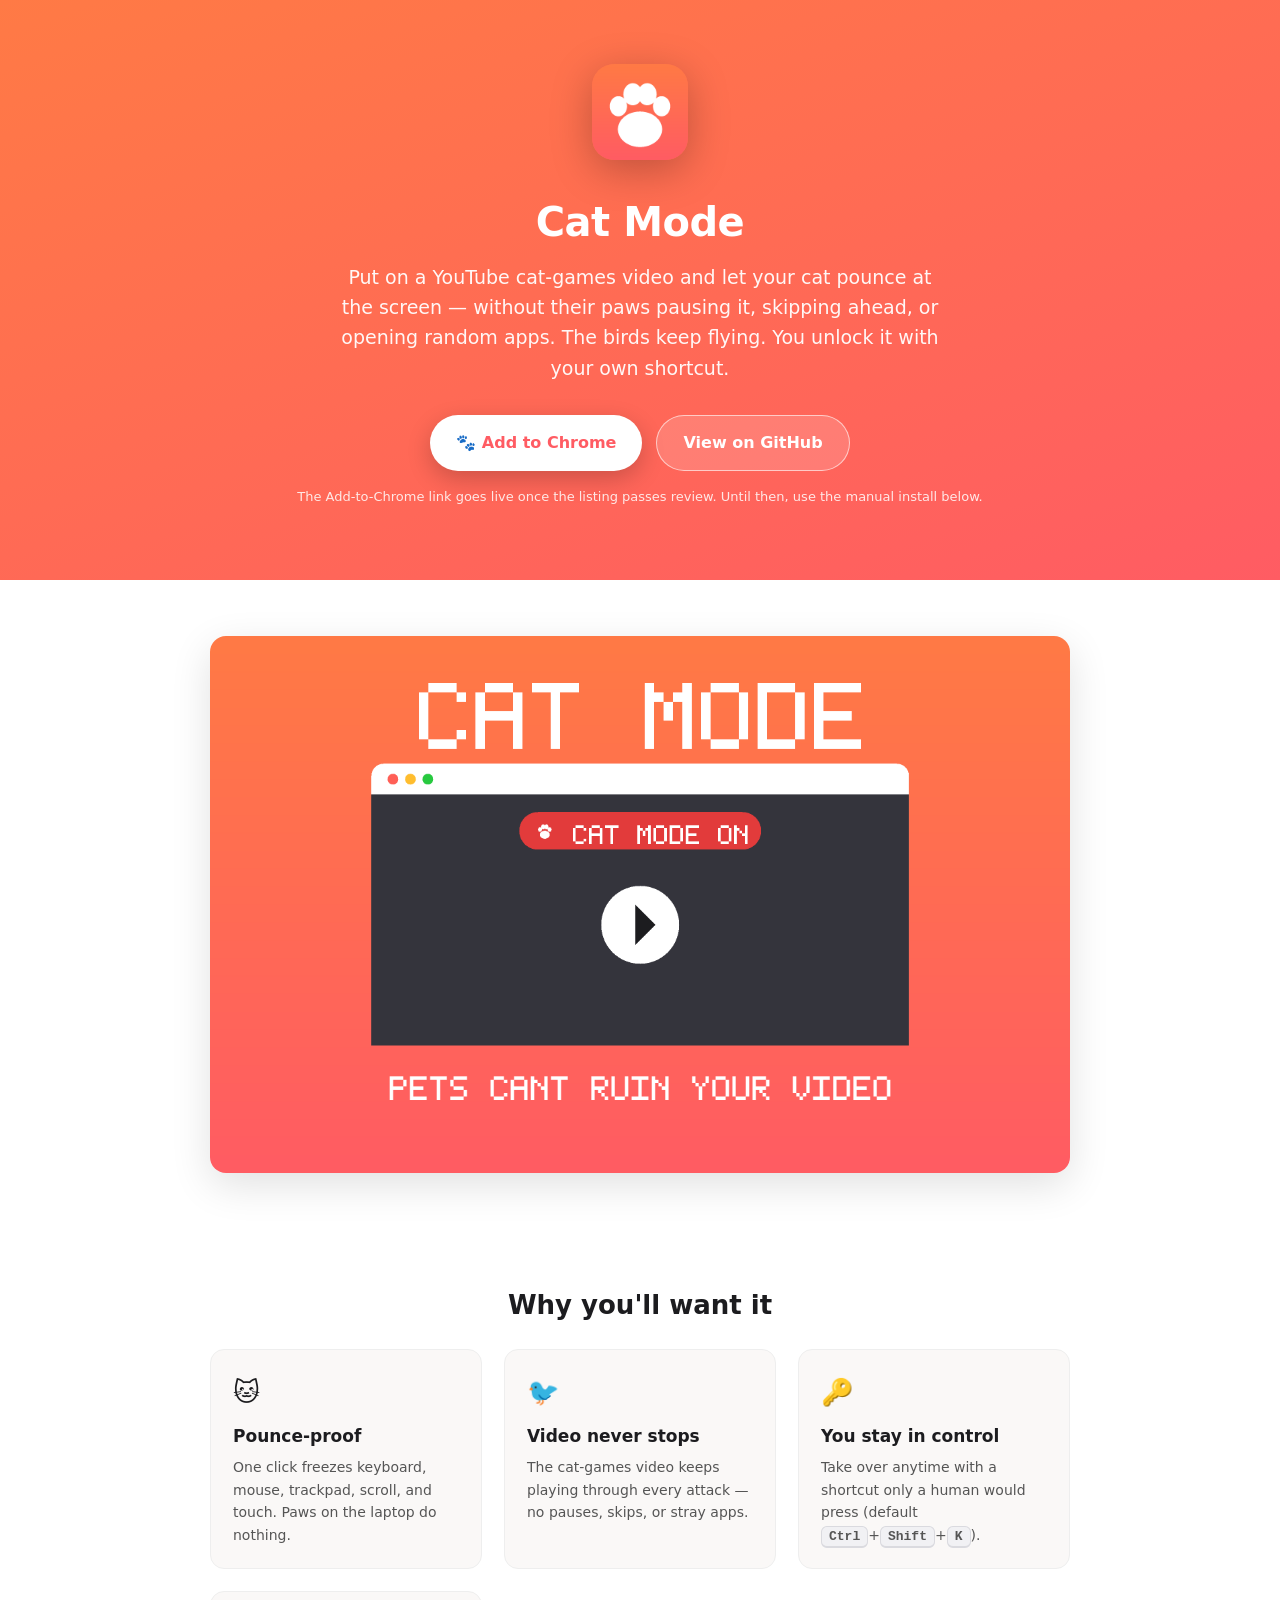
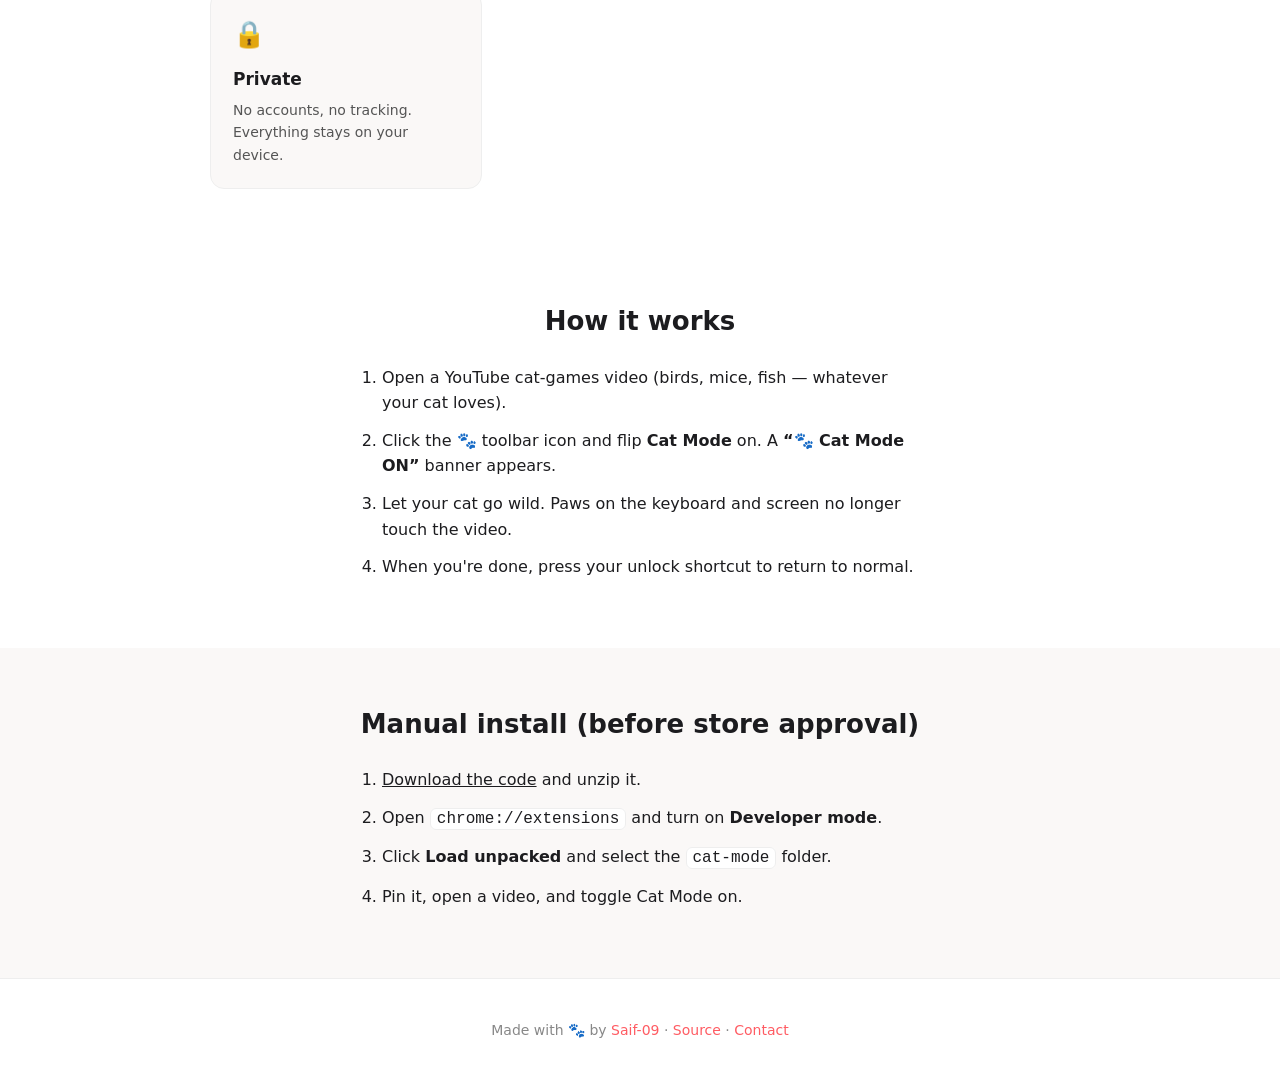
<file: docs/index.html>
<!DOCTYPE html>
<html lang="en">
<head>
<meta charset="utf-8" />
<meta name="viewport" content="width=device-width, initial-scale=1" />
<title>Cat Mode — Keyboard Guard</title>
<meta name="description" content="A Chrome extension that lets your cat watch and pounce at YouTube cat videos without their paws pausing, skipping, or breaking the video. Unlock with your own shortcut." />
<meta property="og:title" content="Cat Mode — let your cat watch YouTube in peace" />
<meta property="og:description" content="Your cat pounces at the screen and breaks the video. Cat Mode blocks their paws so the birds keep flying." />
<meta property="og:image" content="screenshot.png" />
<link rel="icon" type="image/png" href="icon128.png" />
<style>
  :root {
    --c1: #ff7a45;
    --c2: #ff5c63;
    --ink: #1c1c1f;
  }
  * { box-sizing: border-box; margin: 0; padding: 0; }
  body {
    font: 16px/1.6 -apple-system, system-ui, "Segoe UI", Roboto, sans-serif;
    color: var(--ink);
    background: #fff;
  }
  a { color: inherit; }
  .hero {
    background: linear-gradient(160deg, var(--c1), var(--c2));
    color: #fff;
    text-align: center;
    padding: 64px 20px 72px;
  }
  .hero img.logo {
    width: 96px; height: 96px;
    border-radius: 22px;
    box-shadow: 0 10px 40px rgba(0,0,0,.25);
  }
  .hero h1 { font-size: 40px; font-weight: 800; margin: 22px 0 8px; letter-spacing: -.5px; }
  .hero p.tag { font-size: 19px; opacity: .95; max-width: 620px; margin: 0 auto 32px; }
  .btns { display: flex; gap: 14px; justify-content: center; flex-wrap: wrap; }
  .btn {
    display: inline-flex; align-items: center; gap: 8px;
    text-decoration: none; font-weight: 700; font-size: 16px;
    padding: 14px 26px; border-radius: 999px; transition: transform .12s ease, box-shadow .12s ease;
  }
  .btn:hover { transform: translateY(-2px); }
  .btn-primary { background: #fff; color: var(--c2); box-shadow: 0 8px 24px rgba(0,0,0,.2); }
  .btn-ghost { background: rgba(255,255,255,.16); color: #fff; border: 1.5px solid rgba(255,255,255,.6); }
  .note { margin-top: 16px; font-size: 13px; opacity: .85; }

  .wrap { max-width: 900px; margin: 0 auto; padding: 0 20px; }
  section { padding: 56px 0; }
  h2 { font-size: 26px; margin-bottom: 22px; text-align: center; }

  .shot { width: 100%; border-radius: 16px; box-shadow: 0 12px 40px rgba(0,0,0,.12); display: block; }

  .features { display: grid; grid-template-columns: repeat(auto-fit, minmax(240px, 1fr)); gap: 22px; }
  .feat { background: #faf8f7; border: 1px solid #eee; border-radius: 14px; padding: 22px; }
  .feat .ico { font-size: 26px; }
  .feat h3 { margin: 10px 0 6px; font-size: 17px; }
  .feat p { font-size: 14px; color: #555; }

  ol.steps { max-width: 560px; margin: 0 auto; padding-left: 22px; }
  ol.steps li { margin-bottom: 12px; }
  kbd {
    font: 600 13px ui-monospace, Menlo, monospace;
    background: #f1f1f4; border: 1px solid #dadadf; border-bottom-width: 2px;
    border-radius: 6px; padding: 2px 7px;
  }

  .manual { background: #faf8f7; }
  .manual code { background: #fff; border: 1px solid #eee; border-radius: 6px; padding: 1px 6px; }

  footer { text-align: center; padding: 40px 20px; color: #888; font-size: 14px; border-top: 1px solid #eee; }
  footer a { color: var(--c2); text-decoration: none; }
</style>
</head>
<body>

<header class="hero">
  <img class="logo" src="icon128.png" alt="Cat Mode logo" />
  <h1>Cat Mode</h1>
  <p class="tag">Put on a YouTube cat-games video and let your cat pounce at the screen — without their paws pausing it, skipping ahead, or opening random apps. The birds keep flying. You unlock it with your own shortcut.</p>
  <div class="btns">
    <a class="btn btn-primary" href="https://chromewebstore.google.com/detail/fnccbbhppojahcammnnoadoajhndeion">🐾 Add to Chrome</a>
    <a class="btn btn-ghost" href="https://github.com/Saif-09/cat-mode">View on GitHub</a>
  </div>
  <p class="note">The Add-to-Chrome link goes live once the listing passes review. Until then, use the manual install below.</p>
</header>

<section>
  <div class="wrap">
    <img class="shot" src="screenshot.png" alt="Cat Mode showing the 'Cat Mode ON' banner on a video" />
  </div>
</section>

<section>
  <div class="wrap">
    <h2>Why you'll want it</h2>
    <div class="features">
      <div class="feat"><div class="ico">🐱</div><h3>Pounce-proof</h3><p>One click freezes keyboard, mouse, trackpad, scroll, and touch. Paws on the laptop do nothing.</p></div>
      <div class="feat"><div class="ico">🐦</div><h3>Video never stops</h3><p>The cat-games video keeps playing through every attack — no pauses, skips, or stray apps.</p></div>
      <div class="feat"><div class="ico">🔑</div><h3>You stay in control</h3><p>Take over anytime with a shortcut only a human would press (default <kbd>Ctrl</kbd>+<kbd>Shift</kbd>+<kbd>K</kbd>).</p></div>
      <div class="feat"><div class="ico">🔒</div><h3>Private</h3><p>No accounts, no tracking. Everything stays on your device.</p></div>
    </div>
  </div>
</section>

<section>
  <div class="wrap">
    <h2>How it works</h2>
    <ol class="steps">
      <li>Open a YouTube cat-games video (birds, mice, fish — whatever your cat loves).</li>
      <li>Click the 🐾 toolbar icon and flip <strong>Cat Mode</strong> on. A <strong>“🐾 Cat Mode ON”</strong> banner appears.</li>
      <li>Let your cat go wild. Paws on the keyboard and screen no longer touch the video.</li>
      <li>When you're done, press your unlock shortcut to return to normal.</li>
    </ol>
  </div>
</section>

<section class="manual">
  <div class="wrap">
    <h2>Manual install (before store approval)</h2>
    <ol class="steps">
      <li><a href="https://github.com/Saif-09/cat-mode/archive/refs/heads/main.zip">Download the code</a> and unzip it.</li>
      <li>Open <code>chrome://extensions</code> and turn on <strong>Developer mode</strong>.</li>
      <li>Click <strong>Load unpacked</strong> and select the <code>cat-mode</code> folder.</li>
      <li>Pin it, open a video, and toggle Cat Mode on.</li>
    </ol>
  </div>
</section>

<footer>
  Made with 🐾 by <a href="https://github.com/Saif-09">Saif-09</a> ·
  <a href="https://github.com/Saif-09/cat-mode">Source</a> ·
  <a href="mailto:saifmd238@gmail.com">Contact</a>
</footer>

</body>
</html>
</file>
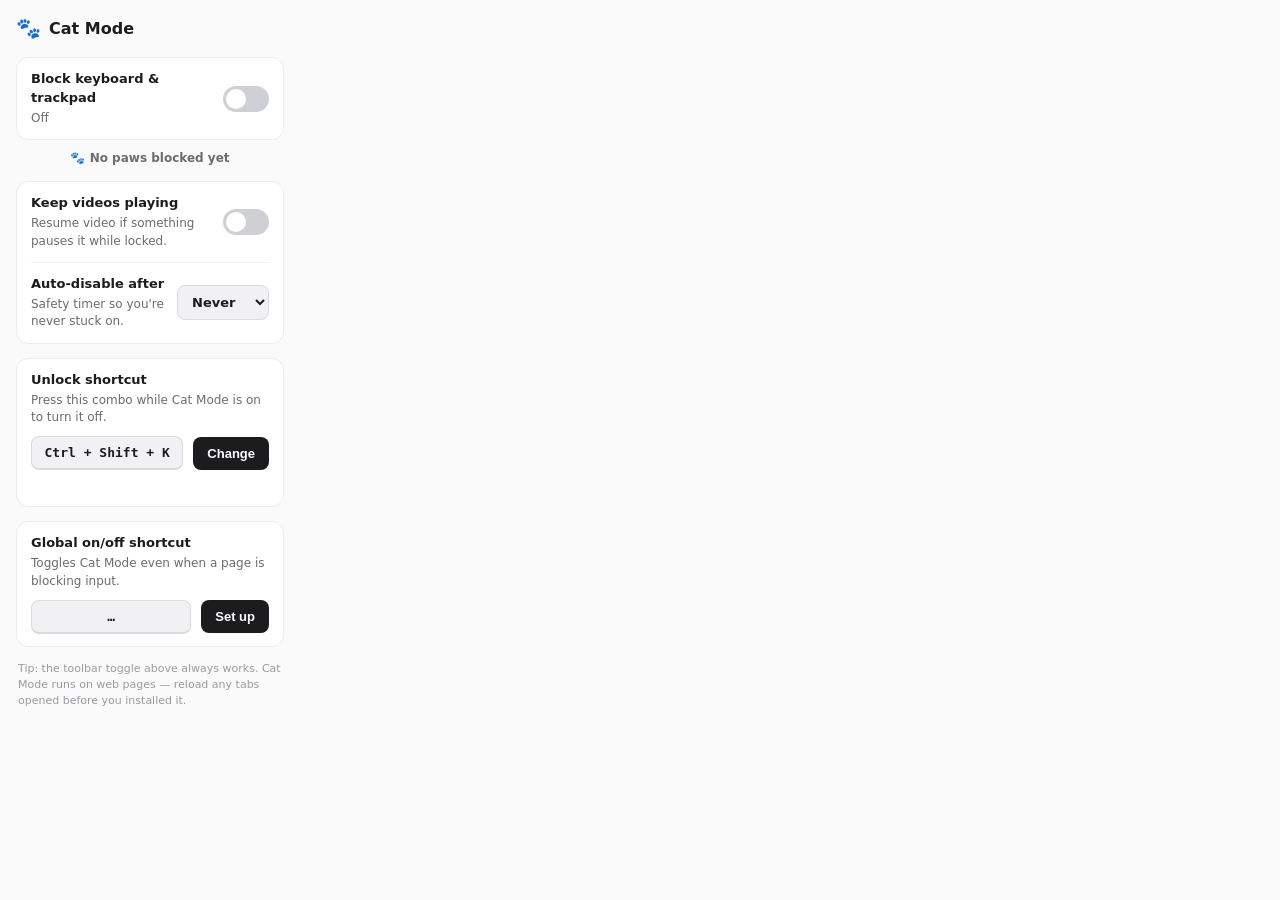
<file: popup.html>
<!DOCTYPE html>
<html>
<head>
  <meta charset="utf-8" />
  <link rel="stylesheet" href="popup.css" />
</head>
<body>
  <header>
    <span class="paw">🐾</span>
    <h1>Cat Mode</h1>
  </header>

  <div class="row toggle-row">
    <div>
      <div class="label">Block keyboard &amp; trackpad</div>
      <div class="sub" id="status-sub">Off</div>
    </div>
    <label class="switch">
      <input type="checkbox" id="toggle" />
      <span class="slider"></span>
    </label>
  </div>

  <div class="stat" id="blocked-count">🐾 No paws blocked yet</div>

  <div class="section">
    <div class="row opt-row">
      <div>
        <div class="label">Keep videos playing</div>
        <div class="sub">Resume video if something pauses it while locked.</div>
      </div>
      <label class="switch">
        <input type="checkbox" id="keep-video" />
        <span class="slider"></span>
      </label>
    </div>
    <div class="row opt-row">
      <div>
        <div class="label">Auto-disable after</div>
        <div class="sub">Safety timer so you're never stuck on.</div>
      </div>
      <select id="auto-off">
        <option value="0">Never</option>
        <option value="5">5 min</option>
        <option value="15">15 min</option>
        <option value="30">30 min</option>
        <option value="60">1 hour</option>
      </select>
    </div>
  </div>

  <div class="section">
    <div class="label">Unlock shortcut</div>
    <div class="sub">Press this combo while Cat Mode is on to turn it off.</div>
    <div class="combo-row">
      <kbd id="combo-display">Ctrl + Shift + K</kbd>
      <button id="record-btn">Change</button>
    </div>
    <div class="hint" id="record-hint"></div>
  </div>

  <div class="section">
    <div class="label">Global on/off shortcut</div>
    <div class="sub">Toggles Cat Mode even when a page is blocking input.</div>
    <div class="combo-row">
      <kbd id="global-display">…</kbd>
      <button id="global-btn">Set up</button>
    </div>
    <div class="warn" id="global-warn" hidden>
      ⚠️ No shortcut is assigned on this device. Chrome can't set it
      automatically — click <strong>Set up</strong> and pick a combo.
    </div>
  </div>

  <p class="footnote">
    Tip: the toolbar toggle above always works. Cat Mode runs on web pages —
    reload any tabs opened before you installed it.
  </p>

  <script src="popup.js"></script>
</body>
</html>
</file>
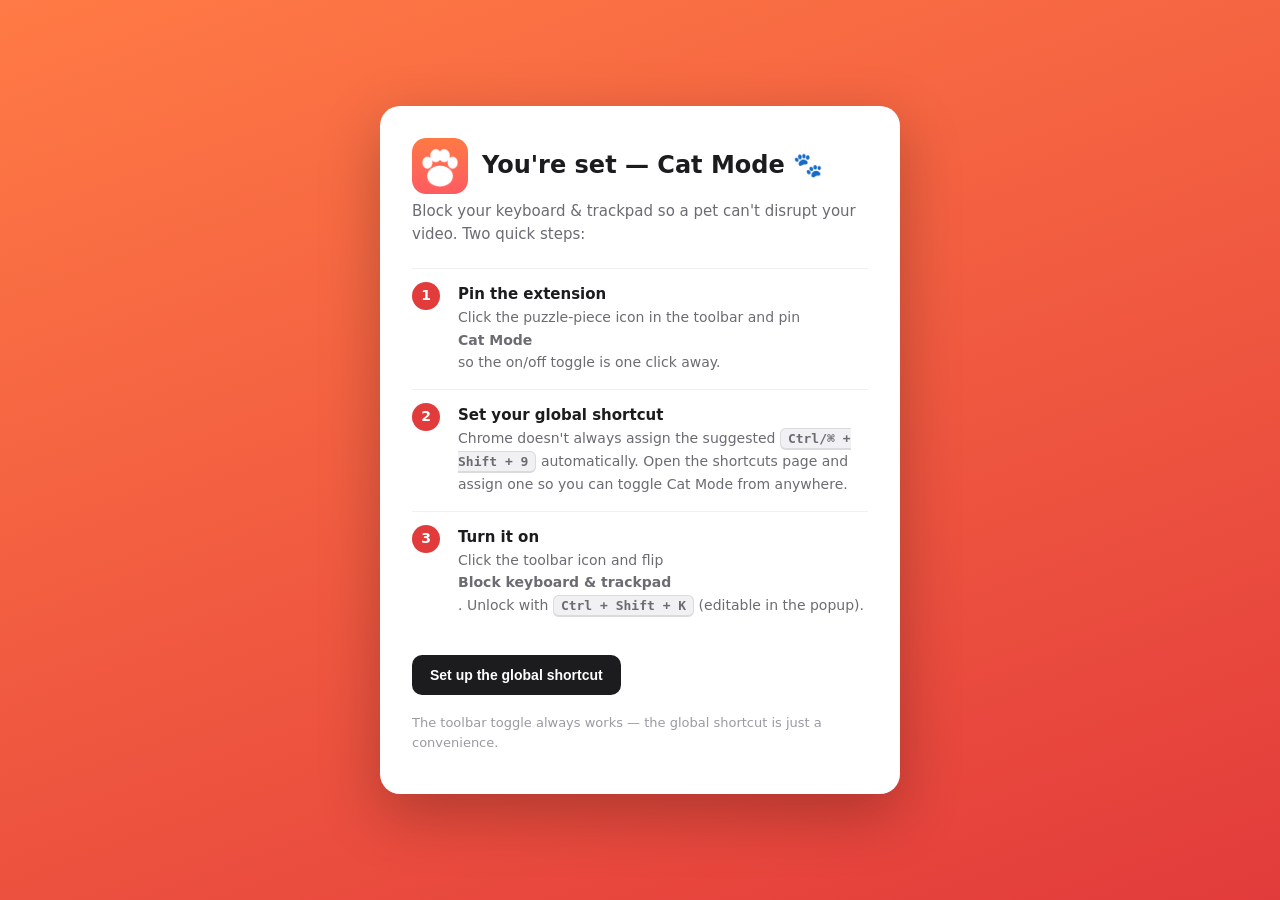
<file: welcome.html>
<!DOCTYPE html>
<html>
<head>
  <meta charset="utf-8" />
  <title>Welcome to Cat Mode</title>
  <style>
    * { box-sizing: border-box; }
    body {
      margin: 0;
      min-height: 100vh;
      display: flex;
      align-items: center;
      justify-content: center;
      font: 15px/1.55 -apple-system, system-ui, "Segoe UI", sans-serif;
      color: #1c1c1f;
      background: linear-gradient(160deg, #ff7a45, #e23b3b);
      padding: 32px 16px;
    }
    .card {
      width: 100%;
      max-width: 520px;
      background: #fff;
      border-radius: 20px;
      box-shadow: 0 20px 60px rgba(0,0,0,0.25);
      padding: 32px 32px 28px;
    }
    .head { display: flex; align-items: center; gap: 14px; margin-bottom: 6px; }
    .head img { width: 56px; height: 56px; border-radius: 14px; }
    h1 { font-size: 24px; margin: 0; }
    .tagline { color: #6b6b72; margin: 0 0 22px; }
    ol { margin: 0; padding-left: 0; list-style: none; counter-reset: step; }
    li {
      position: relative;
      padding: 14px 0 14px 46px;
      border-top: 1px solid #f0f0f2;
      counter-increment: step;
    }
    li::before {
      content: counter(step);
      position: absolute;
      left: 0; top: 13px;
      width: 28px; height: 28px;
      display: flex; align-items: center; justify-content: center;
      background: #e23b3b; color: #fff;
      border-radius: 50%; font-weight: 700; font-size: 14px;
    }
    li strong { display: block; }
    li span { color: #6b6b72; font-size: 14px; }
    kbd {
      font: 600 13px/1 ui-monospace, Menlo, monospace;
      background: #f1f1f4; border: 1px solid #dadadf; border-bottom-width: 2px;
      border-radius: 6px; padding: 2px 7px;
    }
    .actions { margin-top: 24px; display: flex; gap: 10px; flex-wrap: wrap; }
    button {
      border: none; border-radius: 10px; padding: 12px 18px;
      font-weight: 600; font-size: 14px; cursor: pointer;
    }
    .primary { background: #1c1c1f; color: #fff; }
    .primary:hover { background: #000; }
    .note { margin-top: 18px; color: #9a9aa2; font-size: 13px; }
  </style>
</head>
<body>
  <div class="card">
    <div class="head">
      <img src="icon128.png" alt="Cat Mode" />
      <div>
        <h1>You're set — Cat Mode 🐾</h1>
      </div>
    </div>
    <p class="tagline">Block your keyboard &amp; trackpad so a pet can't disrupt your video. Two quick steps:</p>

    <ol>
      <li>
        <strong>Pin the extension</strong>
        <span>Click the puzzle-piece icon in the toolbar and pin <strong>Cat Mode</strong> so the on/off toggle is one click away.</span>
      </li>
      <li>
        <strong>Set your global shortcut</strong>
        <span>Chrome doesn't always assign the suggested <kbd>Ctrl/⌘ + Shift + 9</kbd> automatically. Open the shortcuts page and assign one so you can toggle Cat Mode from anywhere.</span>
      </li>
      <li>
        <strong>Turn it on</strong>
        <span>Click the toolbar icon and flip <strong>Block keyboard &amp; trackpad</strong>. Unlock with <kbd>Ctrl + Shift + K</kbd> (editable in the popup).</span>
      </li>
    </ol>

    <div class="actions">
      <button class="primary" id="shortcuts-btn">Set up the global shortcut</button>
    </div>
    <p class="note">The toolbar toggle always works — the global shortcut is just a convenience.</p>
  </div>
  <script src="welcome.js"></script>
</body>
</html>
</file>
<file: popup.css>
* { box-sizing: border-box; }

body {
  width: 300px;
  margin: 0;
  padding: 14px 16px 16px;
  font: 13px/1.45 -apple-system, system-ui, "Segoe UI", sans-serif;
  color: #1c1c1f;
  background: #fafafa;
}

header {
  display: flex;
  align-items: center;
  gap: 8px;
  margin-bottom: 14px;
}
.paw { font-size: 20px; }
h1 { font-size: 16px; margin: 0; font-weight: 700; }

.row { display: flex; align-items: center; justify-content: space-between; }
.label { font-weight: 600; }
.sub { color: #6b6b72; font-size: 12px; margin-top: 2px; }

.toggle-row {
  background: #fff;
  border: 1px solid #ececef;
  border-radius: 12px;
  padding: 12px 14px;
}

.section {
  margin-top: 14px;
  background: #fff;
  border: 1px solid #ececef;
  border-radius: 12px;
  padding: 12px 14px;
}

.combo-row {
  display: flex;
  align-items: center;
  justify-content: space-between;
  gap: 10px;
  margin-top: 10px;
}

kbd {
  flex: 1;
  display: inline-block;
  text-align: center;
  font: 600 13px/1 ui-monospace, Menlo, monospace;
  background: #f1f1f4;
  border: 1px solid #dadadf;
  border-bottom-width: 2px;
  border-radius: 8px;
  padding: 9px 8px;
  color: #1c1c1f;
}
kbd.recording { background: #fff4e0; border-color: #f0b34d; color: #9a5b00; }

button {
  border: none;
  border-radius: 8px;
  padding: 9px 14px;
  font-weight: 600;
  font-size: 13px;
  background: #1c1c1f;
  color: #fff;
  cursor: pointer;
}
button:hover { background: #000; }

.hint { color: #6b6b72; font-size: 12px; margin-top: 8px; min-height: 16px; }
.footnote { color: #9a9aa2; font-size: 11px; margin: 14px 2px 0; }

.stat {
  margin-top: 10px;
  text-align: center;
  font-size: 12px;
  font-weight: 600;
  color: #6b6b72;
}

.opt-row { gap: 12px; }
.opt-row + .opt-row { margin-top: 12px; padding-top: 12px; border-top: 1px solid #f0f0f2; }

select {
  flex: none;
  font: 600 13px/1 -apple-system, system-ui, sans-serif;
  color: #1c1c1f;
  background: #f1f1f4;
  border: 1px solid #dadadf;
  border-radius: 8px;
  padding: 8px 10px;
  cursor: pointer;
}

kbd.unset { background: #fff4e0; border-color: #f0b34d; color: #9a5b00; font-weight: 600; }
.warn {
  margin-top: 10px;
  font-size: 12px;
  line-height: 1.4;
  color: #9a5b00;
  background: #fff4e0;
  border: 1px solid #f0b34d;
  border-radius: 8px;
  padding: 8px 10px;
}

/* Toggle switch */
.switch { position: relative; display: inline-block; width: 46px; height: 26px; flex: none; }
.switch input { opacity: 0; width: 0; height: 0; }
.slider {
  position: absolute; inset: 0; cursor: pointer;
  background: #cfcfd6; border-radius: 999px; transition: .2s;
}
.slider::before {
  content: ""; position: absolute; height: 20px; width: 20px;
  left: 3px; top: 3px; background: #fff; border-radius: 50%; transition: .2s;
}
.switch input:checked + .slider { background: #e23b3b; }
.switch input:checked + .slider::before { transform: translateX(20px); }
</file>
